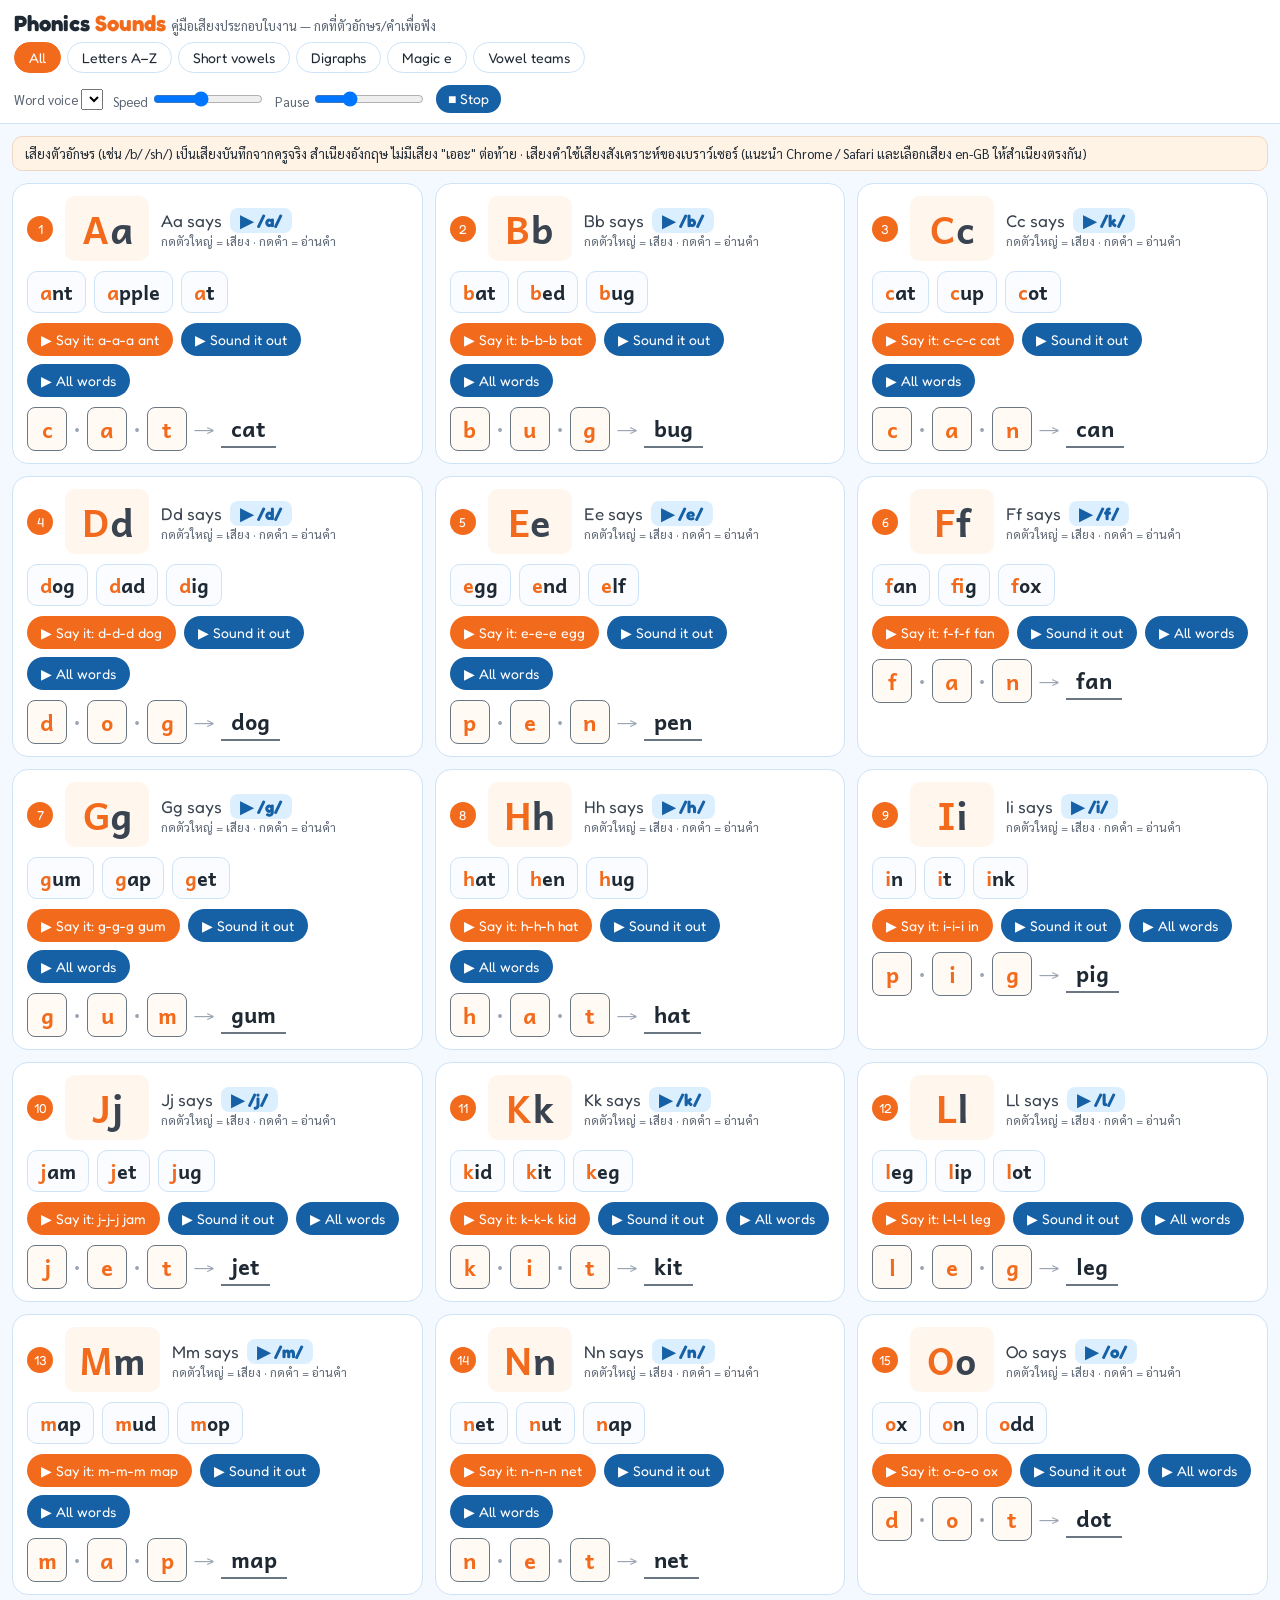
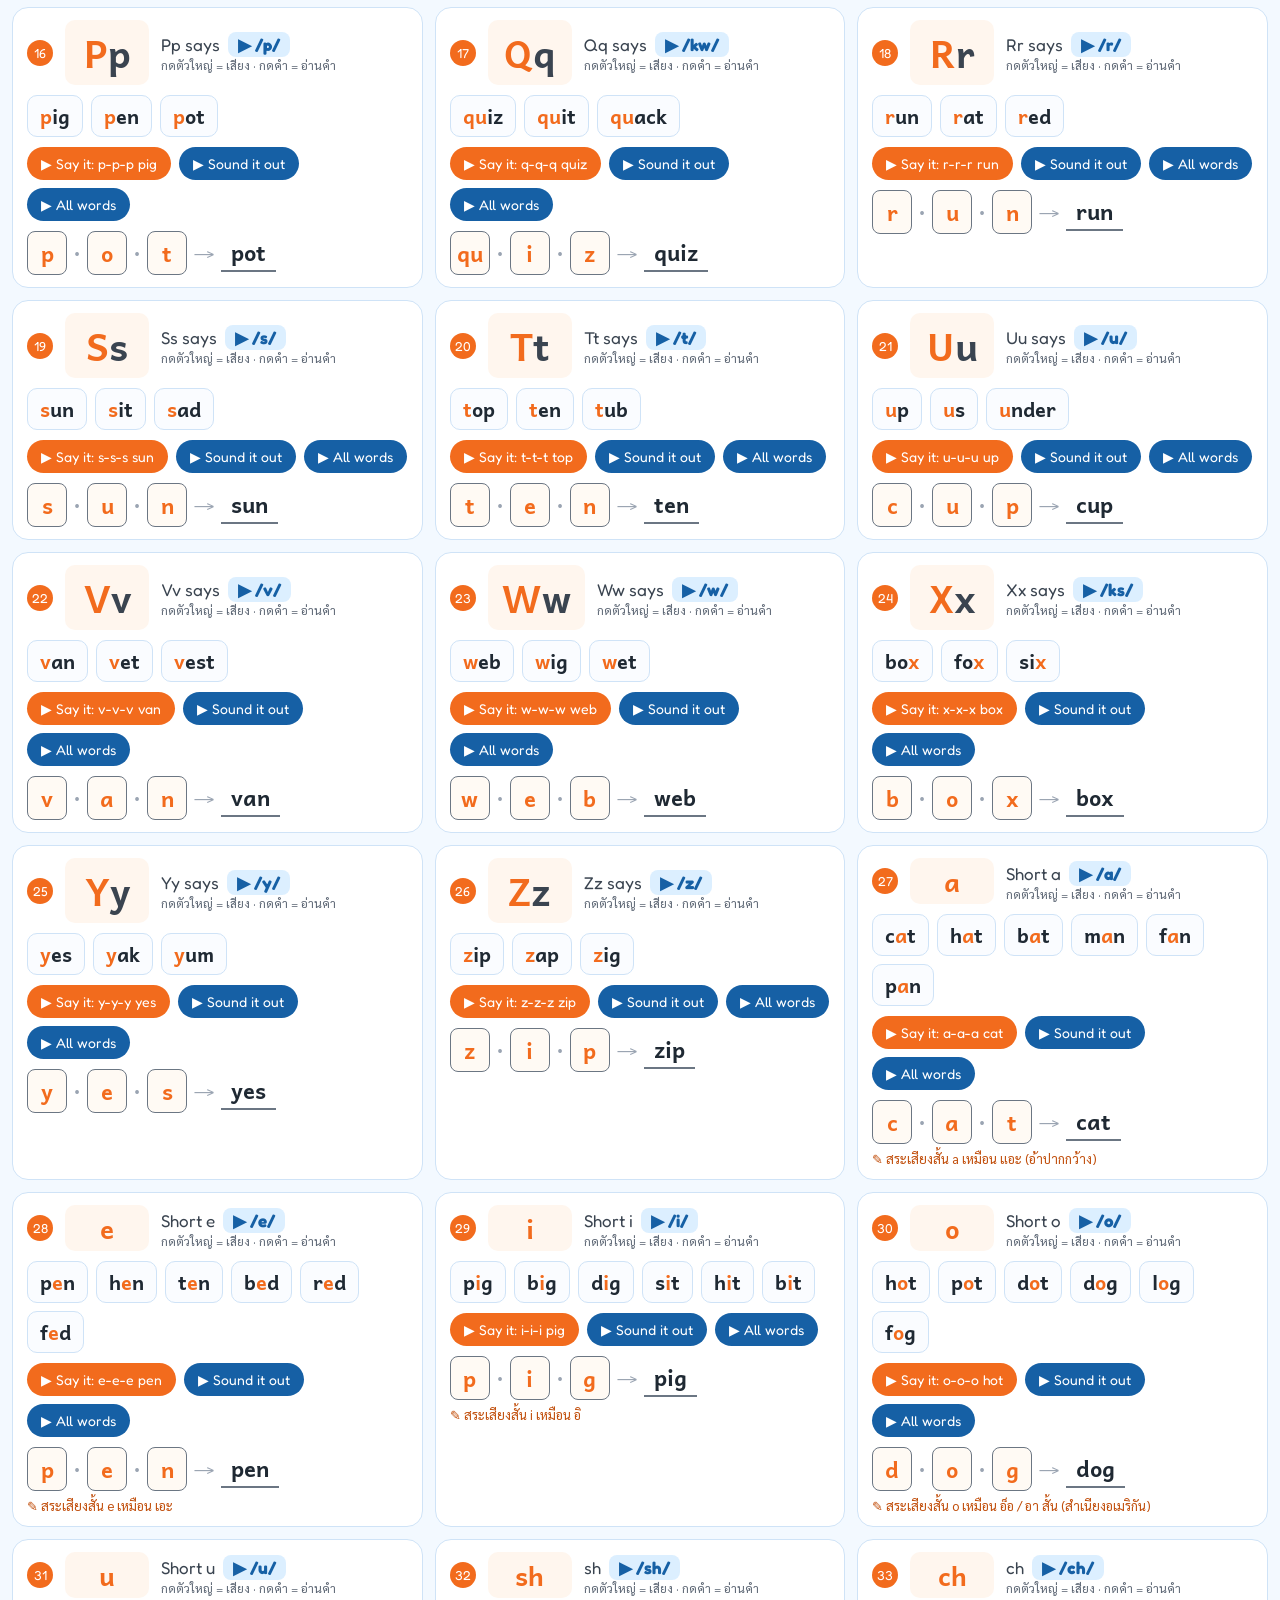
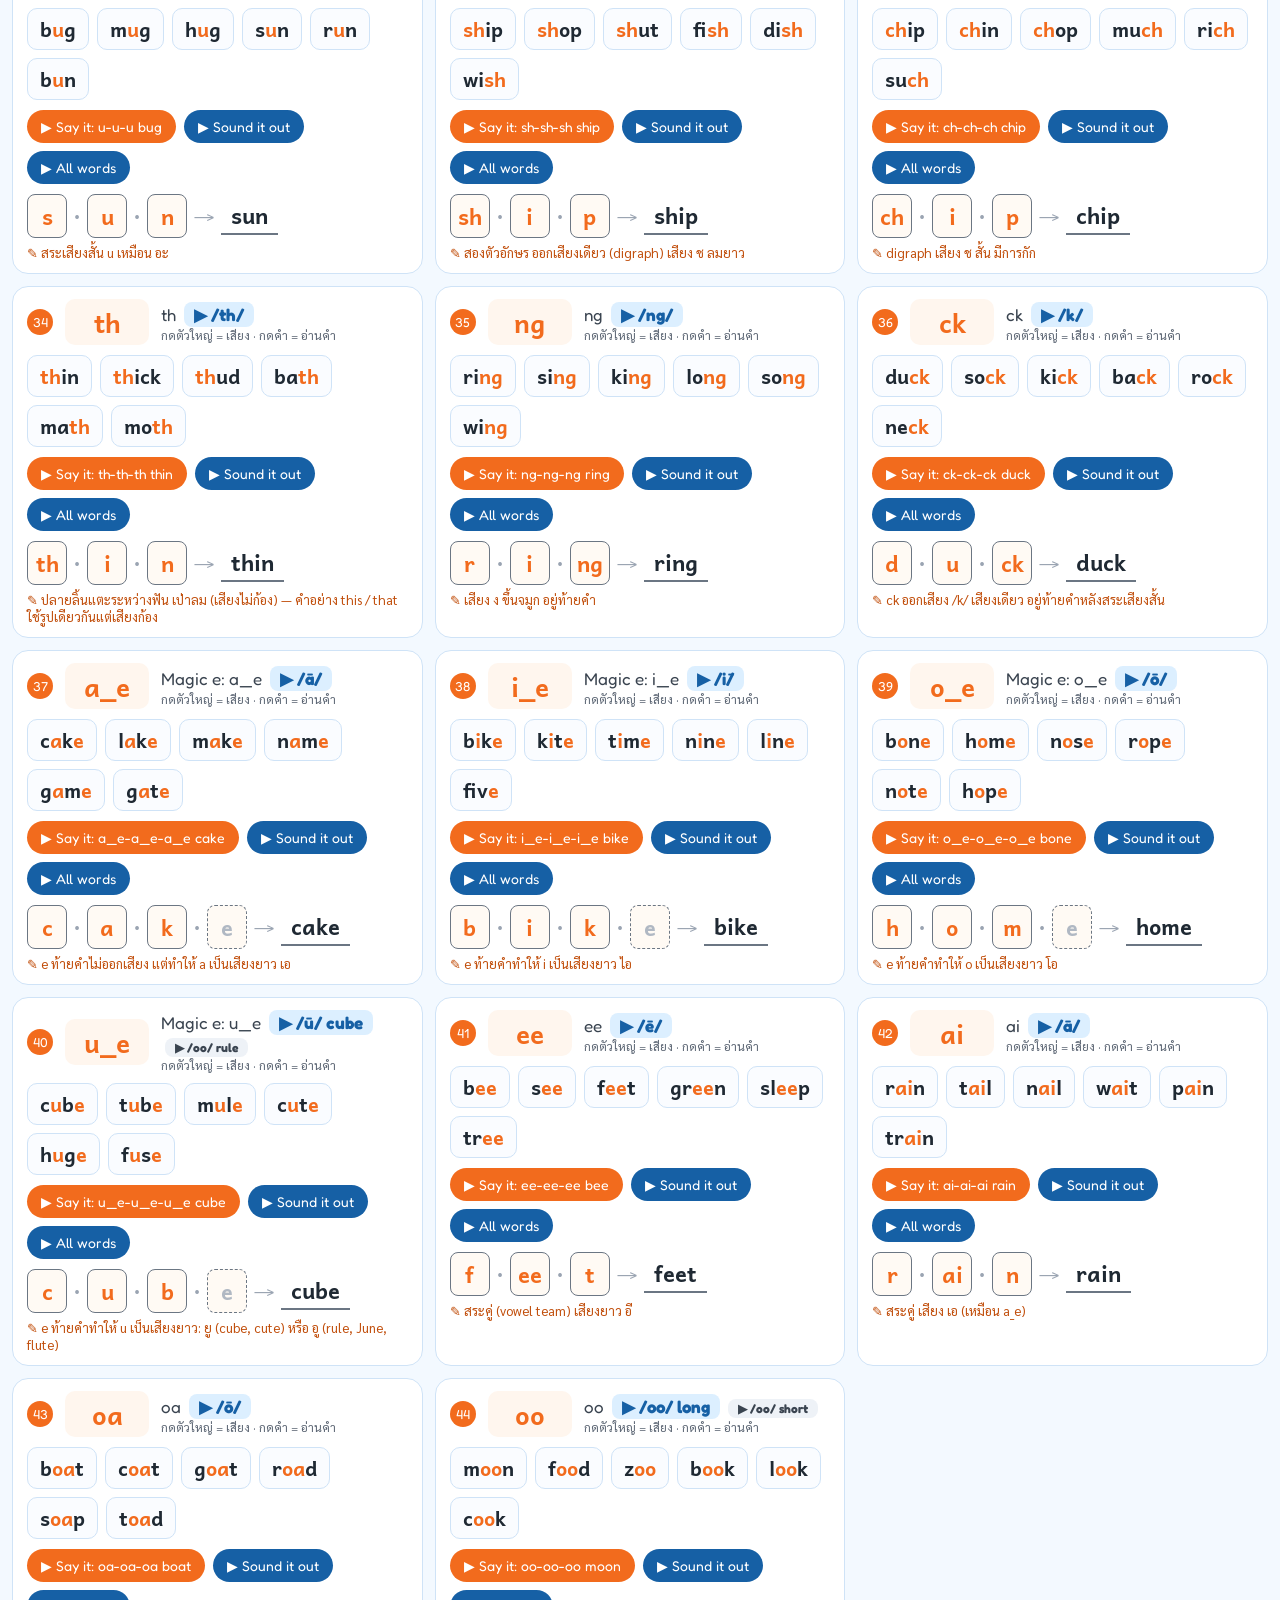
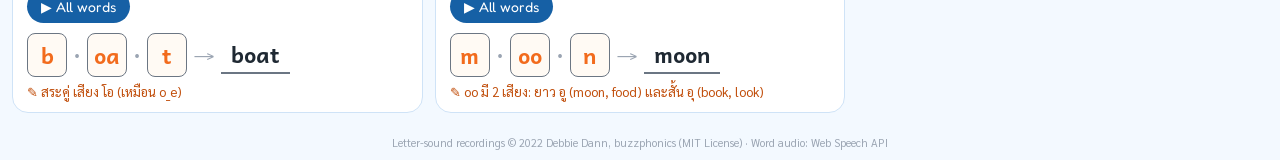
<file: index.html>
<!doctype html><html lang="en"><head><meta charset="utf-8">
<meta name="viewport" content="width=device-width,initial-scale=1">
<title>Phonics Sounds</title>
<meta name="apple-mobile-web-app-capable" content="yes"><meta name="apple-mobile-web-app-title" content="Phonics"><meta name="theme-color" content="#f26b1d">
<link href="https://fonts.googleapis.com/css2?family=Andika:wght@400;700&family=Fredoka:wght@500;700&family=Sarabun:wght@400;700&display=swap" rel="stylesheet"><link rel="stylesheet" href="style.css"></head><body><header>
 <h1>Phonics <span>Sounds</span> <small style="font-family:Sarabun;font-weight:400;font-size:13px;color:var(--mute)">คู่มือเสียงประกอบใบงาน — กดที่ตัวอักษร/คำเพื่อฟัง</small></h1>
 <div class="tabs" id="tabs">
  <div class="tab on" data-g="all">All</div><div class="tab" data-g="letters">Letters A–Z</div><div class="tab" data-g="short">Short vowels</div>
  <div class="tab" data-g="digraph">Digraphs</div><div class="tab" data-g="magic">Magic e</div><div class="tab" data-g="teams">Vowel teams</div>
 </div>
 <div class="ctrl">
  <label>Word voice <select id="voice"></select></label>
  <label>Speed <input type="range" id="rate" min="0.5" max="1.2" step="0.05" value="0.8"></label>
  <label>Pause <input type="range" id="gap" min="200" max="1200" step="100" value="500"></label>
  <button class="b" id="stop" style="padding:5px 12px">■ Stop</button>
 </div>
</header>
<div class="warn" id="warn">เสียงตัวอักษร (เช่น /b/ /sh/) เป็นเสียงบันทึกจากครูจริง สำเนียงอังกฤษ ไม่มีเสียง "เออะ" ต่อท้าย · เสียงคำใช้เสียงสังเคราะห์ของเบราว์เซอร์ (แนะนำ Chrome / Safari และเลือกเสียง en-GB ให้สำเนียงตรงกัน)</div>
<main id="main"></main>
<div class="credit">Letter-sound recordings © 2022 Debbie Dann, buzzphonics (MIT License) · Word audio: Web Speech API</div><script src="data.js"></script><script src="app.js"></script></body></html>
</file>
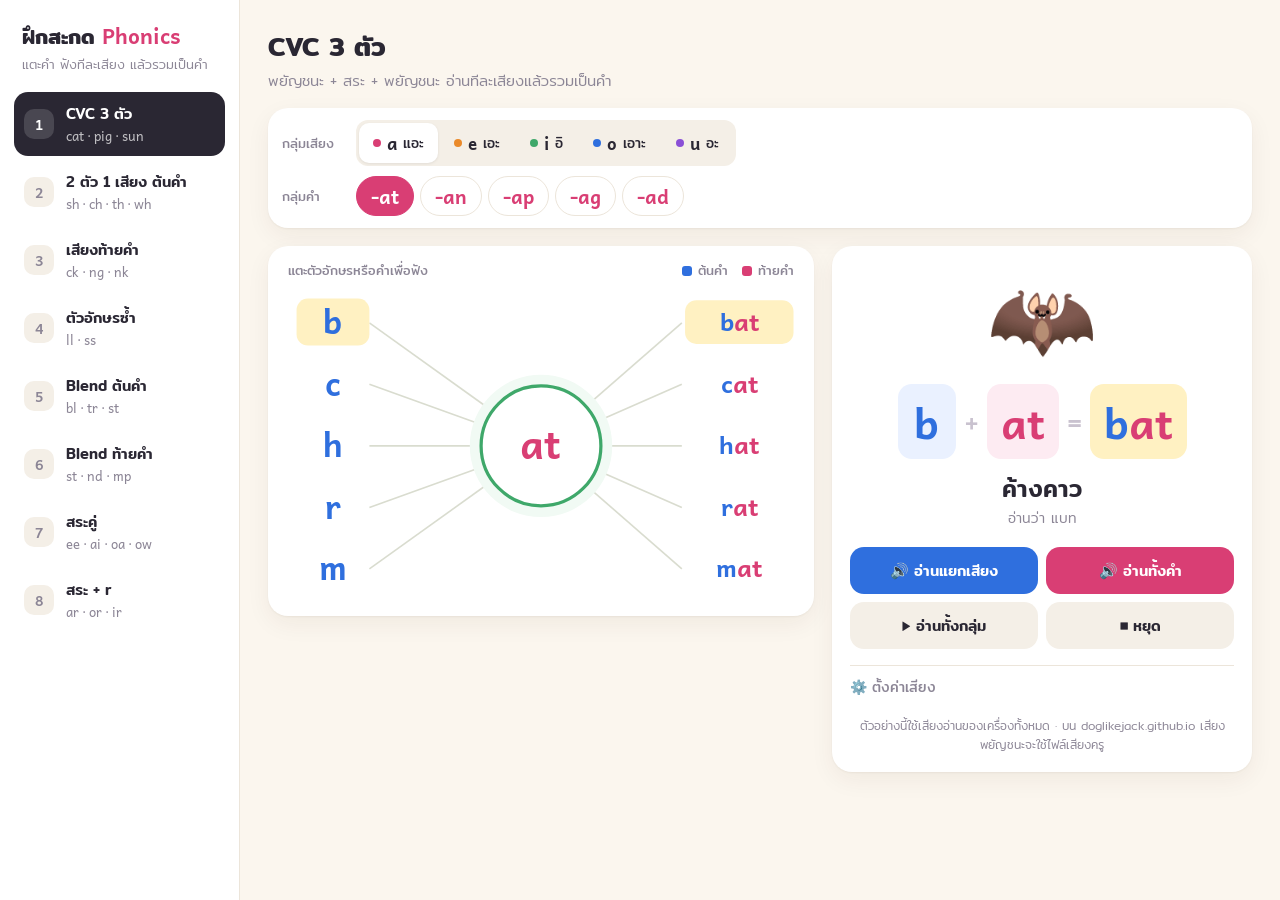
<file: cvc/index.html>
<!DOCTYPE html>
<html lang="th">
<head>
<meta charset="UTF-8">
<meta name="viewport" content="width=device-width, initial-scale=1">
<title>CVC Word Families — ฝึกสะกดออกเสียง</title>
<link rel="preconnect" href="https://fonts.googleapis.com">
<link href="https://fonts.googleapis.com/css2?family=Andika:wght@400;700&family=Mitr:wght@300;400;500;600&display=swap" rel="stylesheet">
<style>
  :root{
    --bg:#fbf6ee; --paper:#ffffff; --ink:#2a2733; --muted:#8c8696; --soft:#f4efe7; --border:#ece5da;
    --onset:#2f6fde; --onset-bg:#eaf1ff; --rime:#d93e74; --rime-bg:#fdebf2;
    --line:#d9dccf; --ring:#3fa86a; --hl:#fff1c2;
    --a:#d93e74; --e:#ea8a2a; --i:#3fa86a; --o:#2f6fde; --u:#8a4fd6;
    --shadow:0 1px 2px rgba(60,40,20,.05), 0 8px 24px rgba(60,40,20,.06);
    --r:20px;
  }
  *{box-sizing:border-box}
  html,body{margin:0}
  body{background:var(--bg);color:var(--ink);font-family:'Mitr',sans-serif;font-weight:400}
  .latin{font-family:'Andika',sans-serif}
  button{font-family:inherit}

  .app{display:grid;grid-template-columns:240px 1fr;min-height:100vh}

  /* ---------- sidebar ---------- */
  aside{background:var(--paper);border-right:1px solid var(--border);padding:22px 14px;position:sticky;top:0;height:100vh;overflow:auto}
  .brand{padding:0 8px 18px}
  .brand h1{margin:0;font-size:21px;font-weight:600;line-height:1.25}
  .brand h1 span{color:var(--rime)}
  .brand p{margin:4px 0 0;font-size:13px;color:var(--muted);font-weight:300}
  .nav{display:flex;flex-direction:column;gap:4px}
  .nav button{display:flex;align-items:center;gap:12px;width:100%;border:none;background:transparent;text-align:left;
    padding:10px 10px;border-radius:14px;cursor:pointer;color:var(--ink);transition:background .15s}
  .nav button:hover{background:var(--soft)}
  .nav .num{flex:none;width:30px;height:30px;border-radius:10px;display:grid;place-items:center;background:var(--soft);
    font:600 14px 'Andika';color:var(--muted)}
  .nav .txt{display:flex;flex-direction:column;min-width:0}
  .nav .t{font-size:15px;font-weight:500}
  .nav .ex{font:400 13px 'Andika';color:var(--muted);white-space:nowrap;overflow:hidden;text-overflow:ellipsis}
  .nav button.on{background:var(--ink);color:#fff}
  .nav button.on .num{background:rgba(255,255,255,.15);color:#fff}
  .nav button.on .ex{color:rgba(255,255,255,.7)}

  /* ---------- content ---------- */
  .content{padding:26px 28px 40px;max-width:1120px;width:100%}
  .head{display:flex;align-items:flex-end;justify-content:space-between;gap:16px;flex-wrap:wrap;margin-bottom:16px}
  .head h2{margin:0;font-size:26px;font-weight:600}
  .head p{margin:2px 0 0;color:var(--muted);font-size:15px;font-weight:300}

  .toolbar{background:var(--paper);border-radius:var(--r);box-shadow:var(--shadow);padding:12px 14px;display:flex;flex-direction:column;gap:10px;margin-bottom:18px}
  .row{display:flex;align-items:center;gap:10px;flex-wrap:wrap}
  .row .lbl{font-size:13px;color:var(--muted);min-width:64px}
  .seg{display:inline-flex;background:var(--soft);border-radius:12px;padding:3px;gap:2px;flex-wrap:wrap}
  .seg button{border:none;background:transparent;border-radius:10px;padding:6px 14px;cursor:pointer;font-size:14px;color:var(--ink);display:flex;align-items:center;gap:6px}
  .seg button b{font:700 17px 'Andika'}
  .seg button.on{background:var(--paper);box-shadow:0 1px 3px rgba(0,0,0,.08)}
  .seg button .dot{width:8px;height:8px;border-radius:50%;background:var(--c)}
  .pills{display:flex;gap:6px;flex-wrap:wrap}
  .pill{border:1.5px solid var(--border);background:var(--paper);border-radius:999px;padding:4px 14px;cursor:pointer;
    font:700 19px 'Andika';color:var(--rime);transition:all .15s}
  .pill.o{color:var(--onset)}
  .pill:hover{border-color:currentColor}
  .pill.on{background:var(--rime);border-color:var(--rime);color:#fff}
  .pill.o.on{background:var(--onset);border-color:var(--onset)}
  .pill small{font:400 12px 'Mitr';opacity:.8}

  .stage{display:grid;grid-template-columns:minmax(0,1.3fr) minmax(0,1fr);gap:18px;align-items:start}
  .card{background:var(--paper);border-radius:var(--r);box-shadow:var(--shadow)}

  /* wheel */
  .wheel-card{padding:14px 14px 8px}
  .wheel-head{display:flex;justify-content:space-between;align-items:center;padding:0 6px 4px;font-size:13px;color:var(--muted)}
  .legend{display:flex;gap:14px}
  .legend span::before{content:"";display:inline-block;width:10px;height:10px;border-radius:3px;margin-right:6px;vertical-align:-1px;background:var(--c)}
  svg{width:100%;height:auto;display:block}
  .left-part{font-weight:700;font-family:'Andika'}
  .left-part.o{fill:var(--onset)} .left-part.r{fill:var(--rime)}
  .word-o{font-weight:700;font-family:'Andika';fill:var(--onset)}
  .word-r{font-weight:700;font-family:'Andika';fill:var(--rime)}
  .hit{fill:transparent;cursor:pointer}
  .ln{stroke:var(--line);stroke-width:2;fill:none;transition:stroke .2s,stroke-width .2s}
  .ln.on{stroke:var(--onset);stroke-width:4;stroke-dasharray:6 6;animation:dash .6s linear infinite}
  .ln.on.r{stroke:var(--rime)}
  @keyframes dash{to{stroke-dashoffset:-12}}
  .ring{fill:#fff;stroke:var(--ring);stroke-width:4}
  .ring-bg{fill:#f1faf4}
  .ring.pulse{animation:pulse .5s ease}
  @keyframes pulse{50%{stroke-width:9}}
  .center-text{font-weight:700;font-family:'Andika'}
  .center-text.r{fill:var(--rime)} .center-text.o{fill:var(--onset)}
  .sel-bg{fill:var(--hl);opacity:0;transition:opacity .2s}
  .sel .sel-bg{opacity:1}

  /* word panel */
  .word-card{padding:22px 18px 18px;text-align:center;position:sticky;top:20px}
  .emoji{font-size:88px;line-height:1;height:100px;display:grid;place-items:center}
  .eq{display:flex;align-items:center;justify-content:center;gap:8px;margin:16px 0 4px;flex-wrap:wrap}
  .tile{min-width:58px;padding:4px 14px;border-radius:14px;font:700 42px 'Andika';transition:transform .2s, box-shadow .2s}
  .tile.o{color:var(--onset);background:var(--onset-bg)} .tile.r{color:var(--rime);background:var(--rime-bg)}
  .tile.w{background:var(--hl)}
  .tile.lit{transform:scale(1.12);box-shadow:0 0 0 3px currentColor inset}
  .op{font:700 26px 'Andika';color:#c9c2cf}
  .thai{font-size:24px;font-weight:500;margin-top:10px}
  .reading{color:var(--muted);font-size:14px;min-height:20px;font-weight:300}
  .btns{display:grid;grid-template-columns:1fr 1fr;gap:8px;margin-top:18px}
  .btn{border:none;border-radius:14px;padding:12px 10px;font-size:15px;font-weight:500;cursor:pointer;color:#fff;background:var(--onset)}
  .btn.alt{background:var(--rime)}
  .btn.ghost{background:var(--soft);color:var(--ink)}
  .btn:active{transform:translateY(1px)}
  details.settings{margin-top:16px;text-align:left;border-top:1px solid var(--border);padding-top:10px}
  details.settings summary{cursor:pointer;font-size:14px;color:var(--muted);list-style:none}
  details.settings summary::before{content:"⚙️ "}
  .set{display:grid;gap:10px;font-size:14px;margin-top:10px}
  .set label{display:flex;align-items:center;gap:10px;justify-content:space-between}
  select,input[type=range]{font:inherit;max-width:60%}
  .warn{background:#fff1e6;border-radius:12px;padding:10px;font-size:14px;color:#9a4b12;display:none;margin-top:10px}
  .foot{color:var(--muted);font-size:12px;margin-top:18px;font-weight:300}

  /* ---------- responsive ---------- */
  @media (max-width:980px){ .stage{grid-template-columns:1fr} .word-card{position:static} }
  @media (max-width:820px){
    .app{grid-template-columns:1fr}
    aside{position:sticky;top:0;z-index:5;height:auto;padding:10px 10px 8px;border-right:none;border-bottom:1px solid var(--border)}
    .brand{padding:0 4px 8px}.brand p{display:none}.brand h1{font-size:18px}
    .nav{flex-direction:row;overflow-x:auto;gap:6px;scrollbar-width:none}
    .nav::-webkit-scrollbar{display:none}
    .nav button{width:auto;flex:none;padding:7px 10px;gap:8px}
    .nav .num{width:24px;height:24px;font-size:12px}
    .nav .ex{display:none}
    .content{padding:16px 12px 30px}
    .head h2{font-size:21px}
    .row .lbl{display:none}
  }
</style>
</head>
<body>
<div class="app">
  <aside>
    <div class="brand">
      <h1>ฝึกสะกด <span class="latin">Phonics</span></h1>
      <p>แตะคำ ฟังทีละเสียง แล้วรวมเป็นคำ</p>
    </div>
    <nav class="nav" id="nav"></nav>
  </aside>

  <div class="content">
    <div class="head">
      <div>
        <h2 id="catTitle"></h2>
        <p id="catNote"></p>
      </div>
    </div>

    <div class="toolbar">
      <div class="row" id="subRow"><span class="lbl">กลุ่มเสียง</span><div class="seg" id="subs"></div></div>
      <div class="row"><span class="lbl">กลุ่มคำ</span><div class="pills" id="families"></div></div>
    </div>

    <div class="stage">
      <section class="card wheel-card">
        <div class="wheel-head">
          <span>แตะตัวอักษรหรือคำเพื่อฟัง</span>
          <span class="legend"><span style="--c:var(--onset)">ต้นคำ</span><span style="--c:var(--rime)">ท้ายคำ</span></span>
        </div>
        <svg id="wheel" aria-label="word family wheel"></svg>
      </section>

      <section class="card word-card">
        <div class="emoji" id="emoji"></div>
        <div class="eq">
          <span class="tile o latin" id="tO"></span><span class="op">+</span>
          <span class="tile r latin" id="tR"></span><span class="op">=</span>
          <span class="tile w latin" id="tW"></span>
        </div>
        <div class="thai" id="thai"></div>
        <div class="reading" id="say"></div>

        <div class="btns">
          <button class="btn" id="bSeg">🔊 อ่านแยกเสียง</button>
          <button class="btn alt" id="bWord">🔊 อ่านทั้งคำ</button>
          <button class="btn ghost" id="bAll">▶ อ่านทั้งกลุ่ม</button>
          <button class="btn ghost" id="bStop">■ หยุด</button>
        </div>

        <details class="settings">
          <summary>ตั้งค่าเสียง</summary>
          <div class="set">
            <label>ความเร็ว <input type="range" id="rate" min="0.4" max="1.1" step="0.05" value="0.7"></label>
            <label>เสียงภาษาอังกฤษ <select id="voice"></select></label>
            <label>อ่านคำแปลไทยด้วย <input type="checkbox" id="thaiOn" checked></label>
          </div>
        </details>
        <div class="warn" id="warn">อุปกรณ์นี้ไม่รองรับการอ่านออกเสียง ลองเปิดใน Chrome หรือ Safari</div>
        <div class="foot" id="foot">เสียงพยัญชนะมาจากไฟล์เสียงครู · เสียงท้ายคำและเสียงคำใช้เสียงอ่านของเครื่อง</div>
      </section>
    </div>
  </div>
</div>

<script>
// ================= SOUNDS =================
// single sound units: [recorded clip in ../sounds/, TTS fallback]
const UNIT = {
  b:["b","buh"],c:["c","kuh"],d:["d","duh"],f:["f","fuh"],g:["g","guh"],h:["h","huh"],j:["j","juh"],k:["k","kuh"],
  l:["l","luh"],m:["m","muh"],n:["n","nuh"],p:["p","puh"],r:["r","ruh"],s:["s","suh"],t:["t","tuh"],v:["v","vuh"],
  w:["w","wuh"],y:["y","yuh"],z:["z","zuh"],
  sh:["sh","shh"],ch:["ch","chuh"],th:["th","thuh"],wh:["w","wuh"],ph:["f","fuh"],qu:["qu","kwuh"]
};
const DIGRAPHS=["sh","ch","th","wh","ph","qu"];
function onsetUnits(s){ const out=[]; let i=0;
  while(i<s.length){ const two=s.slice(i,i+2); if(DIGRAPHS.includes(two)){out.push(two);i+=2;} else {out.push(s[i]);i++;} }
  return out; }
// how the TTS should say an ending / rime chunk (default: the chunk itself)
const SAY = {ap:"app",ad:"add",ut:"utt",oe:"oo",eese:"eez",ale:"ail",ite:"ight",one:"ohn",oto:"oh toe",ue:"oo",ow:"oh",
  y:"eye",ute:"oot",ove:"uv",obe:"ohb",ane:"ain",ead:"ed",own:"oun",ize:"eyes",i:"ee",ider:"eye der",ar:"are",ile:"isle",
  ee:"e",ea:"e",eet:"eat",ell:"el",ail:"ale",ay:"a",ouse:"owss",oud:"owd",ird:"erd",irt:"ert",urn:"earn",urse:"erse",uit:"oot",ree:"ree"};
const say=chunk=>SAY[chunk]||chunk;

// ================= DATA =================
// family: {c: centre chunk, type:"r" (centre = ending, left = beginnings) | "o" (centre = beginning, left = endings), w:[[left, emoji, thai, (thai reading)]]}
const R=(c,w,extra={})=>Object.assign({c,type:"r",w},extra);
const O=(c,w,extra={})=>Object.assign({c,type:"o",w},extra);

const CATS = [
 {t:"CVC 3 ตัว",ex:"cat · pig · sun", note:"พยัญชนะ + สระ + พยัญชนะ อ่านทีละเสียงแล้วรวมเป็นคำ", subs:[
  {name:"<b>a</b>แอะ",c:"var(--a)",fams:[
   R("at",[["b","🦇","ค้างคาว","แบท"],["c","🐱","แมว","แคท"],["h","🎩","หมวก","แฮท"],["r","🐀","หนู","แรท"],["m","🚪","พรมเช็ดเท้า","แมท"]]),
   R("an",[["c","🥫","กระป๋อง","แคน"],["f","🪭","พัด","แฟน"],["m","👨","ผู้ชาย","แมน"],["p","🍳","กระทะ","แพน"],["v","🚐","รถตู้","แวน"]]),
   R("ap",[["c","🧢","หมวกแก๊ป","แคพ"],["m","🗺️","แผนที่","แมพ"],["n","😴","งีบหลับ","แนพ"],["t","🚰","ก๊อกน้ำ","แทพ"],["l","🦵","ตัก","แลพ"],["g","↔️","ช่องว่าง","แกพ"]]),
   R("ag",[["b","👜","กระเป๋า","แบก"],["t","🏷️","ป้าย","แทก"],["r","🧹","ผ้าขี้ริ้ว","แรก"],["w","🐕","กระดิกหาง","แวก"]]),
   R("ad",[["d","👨‍👧","พ่อ","แดด"],["s","😢","เศร้า","แซด"],["m","😠","โกรธ","แมด"],["p","📝","แผ่นรอง","แพด"],["b","👎","ไม่ดี","แบด"]])]},
  {name:"<b>e</b>เอะ",c:"var(--e)",fams:[
   R("en",[["h","🐔","แม่ไก่","เฮน"],["p","🖊️","ปากกา","เพน"],["t","🔟","สิบ","เทน"],["m","👬","ผู้ชายหลายคน","เมน"],["d","🦊","โพรงสัตว์","เดน"]]),
   R("et",[["n","🥅","ตาข่าย","เนท"],["p","🐶","สัตว์เลี้ยง","เพท"],["w","💧","เปียก","เวท"],["j","✈️","เครื่องบินเจ็ท","เจท"],["v","🩺","สัตวแพทย์","เวท"]]),
   R("ed",[["b","🛏️","เตียง","เบด"],["r","🔴","สีแดง","เรด"]])]},
  {name:"<b>i</b>อิ",c:"var(--i)",fams:[
   R("ig",[["p","🐷","หมู","พิก"],["w","💇","วิกผม","วิก"],["d","⛏️","ขุด","ดิก"],["b","🐘","ใหญ่","บิก"],["f","🟣","ลูกมะเดื่อ","ฟิก"]]),
   R("in",[["p","📌","เข็มหมุด","พิน"],["b","🗑️","ถังขยะ","บิน"],["f","🦈","ครีบปลา","ฟิน"],["w","🏆","ชนะ","วิน"],["t","🥫","กระป๋อง","ทิน"]]),
   R("ip",[["l","👄","ริมฝีปาก","ลิพ"],["s","🥤","จิบ","ซิพ"],["z","🤐","ซิป","ซิพ"],["d","🥣","จุ่ม","ดิพ"],["h","🕺","สะโพก","ฮิพ"]]),
   R("it",[["s","🪑","นั่ง","ซิท"],["h","🏏","ตี","ฮิท"],["k","🧰","ชุดอุปกรณ์","คิท"],["f","👖","พอดี","ฟิท"]])]},
  {name:"<b>o</b>เอาะ",c:"var(--o)",fams:[
   R("og",[["d","🐶","สุนัข","ดอก"],["l","🪵","ท่อนไม้","ลอก"],["f","🌫️","หมอก","ฟอก"],["h","🐖","หมูตัวใหญ่","ฮอก"],["j","🏃","วิ่งเหยาะๆ","จอก"]]),
   R("op",[["h","🐇","กระโดด","ฮอพ"],["m","🧹","ไม้ถูพื้น","มอพ"],["t","🔝","ด้านบน","ทอพ"],["p","🎈","แตกดังป๊อป","พอพ"],["c","👮","ตำรวจ","คอพ"]]),
   R("ot",[["h","🔥","ร้อน","ฮอท"],["p","🍲","หม้อ","พอท"],["d","⚫","จุด","ดอท"],["c","🛏️","เตียงเด็ก","คอท"]])]},
  {name:"<b>u</b>อะ",c:"var(--u)",fams:[
   R("ug",[["b","🐛","แมลง","บัก"],["h","🤗","กอด","ฮัก"],["m","☕","แก้วมัค","มัก"],["r","🟫","พรม","รัก"],["j","🫗","เหยือก","จัก"]]),
   R("un",[["s","☀️","ดวงอาทิตย์","ซัน"],["b","🍞","ขนมปัง","บัน"],["r","🏃","วิ่ง","รัน"],["f","🎉","สนุก","ฟัน"]]),
   R("ut",[["n","🥜","ถั่ว","นัท"],["h","🛖","กระท่อม","ฮัท"],["c","✂️","ตัด","คัท"]])]}
 ]},

 {t:"2 ตัว 1 เสียง ต้นคำ",ex:"sh · ch · th · wh", note:"อักษร 2 ตัวต้นคำ ออกเสียงเดียว (digraph)", subs:[{fams:[
   O("sh",[["ip","🚢","เรือ"],["op","🏪","ร้านค้า"],["ell","🐚","เปลือกหอย"],["eep","🐑","แกะ"],["ark","🦈","ฉลาม"],["irt","👕","เสื้อเชิ้ต"],["oe","👟","รองเท้า"]]),
   O("ch",[["ip","🥔","มันฝรั่งแผ่น"],["in","🧔","คาง"],["ick","🐥","ลูกไก่"],["eek","😊","แก้ม"],["air","🪑","เก้าอี้"],["eese","🧀","ชีส"]]),
   O("th",[["in","🥢","บาง"],["ick","📚","หนา"],["ree","3️⃣","สาม"],["ink","🤔","คิด"],["orn","🌹","หนาม"]]),
   O("wh",[["ale","🐋","ปลาวาฬ"],["eel","🛞","ล้อ"],["isk","🥣","ตะกร้อตีไข่"],["ite","⚪","สีขาว"]]),
   O("ph",[["one","📱","โทรศัพท์"],["oto","📷","รูปถ่าย"]]),
   O("qu",[["een","👸","ราชินี"],["ilt","🛏️","ผ้านวม"],["iz","❓","แบบทดสอบ"],["ack","🦆","เสียงเป็ดร้อง"]])]}]},

 {t:"เสียงท้ายคำ",ex:"ck · ng · nk", note:"เสียงท้ายคำ: ck = ค · ng = ง · nk = งค์", subs:[{fams:[
   R("ack",[["b","🔙","ข้างหลัง"],["p","🎒","จัดกระเป๋า"],["sn","🍪","ขนม"],["bl","🖤","สีดำ"],["tr","🛤️","รางรถไฟ"]]),
   R("ick",[["k","⚽","เตะ"],["s","🤒","ป่วย"],["l","👅","เลีย"],["ch","🐥","ลูกไก่"],["br","🧱","อิฐ"],["st","🪵","กิ่งไม้"]]),
   R("ock",[["s","🧦","ถุงเท้า"],["r","🪨","ก้อนหิน"],["l","🔒","แม่กุญแจ"],["cl","🕐","นาฬิกา"]]),
   R("uck",[["d","🦆","เป็ด"],["l","🍀","โชค"],["tr","🚚","รถบรรทุก"]]),
   R("eck",[["n","🦒","คอ"],["ch","✅","ตรวจ"]]),
   R("ing",[["k","🤴","พระราชา"],["r","💍","แหวน"],["w","🪽","ปีก"],["s","🎤","ร้องเพลง"],["sw","🛝","ชิงช้า"]]),
   R("ong",[["s","🎵","เพลง"],["l","📏","ยาว"],["g","🔔","ฆ้อง"]]),
   R("ank",[["b","🏦","ธนาคาร"],["t","🛢️","ถัง"],["th","🙏","ขอบคุณ"]]),
   R("ink",[["p","🩷","สีชมพู"],["s","🧼","อ่างล้างมือ"],["w","😉","ขยิบตา"],["dr","🥤","ดื่ม"],["th","🤔","คิด"]]),
   R("unk",[["tr","🐘","งวงช้าง"],["sk","🦨","ตัวสกังก์"]])]}]},

 {t:"ตัวอักษรซ้ำ",ex:"ll · ss", note:"ตัวอักษรซ้ำ 2 ตัว ออกเสียงเดียว", subs:[{fams:[
   R("ell",[["b","🔔","กระดิ่ง"],["sh","🐚","เปลือกหอย"],["w","🪣","บ่อน้ำ"],["sm","👃","ได้กลิ่น"],["y","📢","ตะโกน"]]),
   R("ill",[["h","⛰️","เนินเขา"],["p","💊","ยาเม็ด"],["sp","🫗","ทำหก"],["gr","🍖","เตาปิ้งย่าง"],["dr","🔧","สว่าน"]]),
   R("all",[["b","⚽","ลูกบอล"],["w","🧱","กำแพง"],["t","🦒","สูง"],["f","🍂","ตก / ร่วง"],["sm","🐜","เล็ก"]]),
   R("oll",[["d","🪆","ตุ๊กตา"],["r","🧻","ม้วน"]]),
   R("ess",[["dr","👗","ชุดกระโปรง"],["ch","♟️","หมากรุก"]])]}]},

 {t:"Blend ต้นคำ",ex:"bl · tr · st", note:"blend: 2 ตัวอักษร ออก 2 เสียงชิดกัน (เช่น b + l)", subs:[
  {name:"<b>l</b> blends",c:"var(--i)",fams:[
   O("bl",[["ack","🖤","สีดำ"],["ue","🔵","สีน้ำเงิน"],["ock","🧱","ตัวต่อ"],["ow","🌬️","เป่า"]]),
   O("cl",[["ap","👏","ปรบมือ"],["ock","🕐","นาฬิกา"],["oud","☁️","เมฆ"],["aw","🦀","ก้าม"],["ip","📎","คลิปหนีบ"]]),
   O("fl",[["ag","🚩","ธง"],["y","🕊️","บิน"],["ower","🌸","ดอกไม้"],["ute","🪈","ขลุ่ย"]]),
   O("gl",[["ove","🧤","ถุงมือ"],["ue","🧴","กาว"],["ad","😊","ดีใจ"],["obe","🌍","ลูกโลก"]]),
   O("pl",[["um","🟣","ลูกพลัม"],["ant","🌱","ต้นไม้"],["ate","🍽️","จาน"],["ane","✈️","เครื่องบิน"],["ay","🎮","เล่น"]]),
   O("sl",[["ed","🛷","เลื่อนหิมะ"],["ide","🛝","สไลเดอร์"],["eep","😴","นอนหลับ"],["ow","🐢","ช้า"]])]},
  {name:"<b>r</b> blends",c:"var(--a)",fams:[
   O("br",[["ead","🍞","ขนมปัง"],["ush","🖌️","แปรง"],["oom","🧹","ไม้กวาด"],["ick","🧱","อิฐ"]]),
   O("cr",[["ab","🦀","ปู"],["own","👑","มงกุฎ"],["ow","🐦‍⬛","อีกา"],["y","😭","ร้องไห้"]]),
   O("dr",[["um","🥁","กลอง"],["ess","👗","ชุดกระโปรง"],["ink","🥤","ดื่ม"],["op","💧","หยด"]]),
   O("fr",[["og","🐸","กบ"],["uit","🍎","ผลไม้"],["y","🍳","ทอด"],["idge","🧊","ตู้เย็น"]]),
   O("gr",[["ape","🍇","องุ่น"],["een","🟢","สีเขียว"],["ow","🌱","เติบโต"],["in","😁","ยิ้มกว้าง"]]),
   O("pr",[["ize","🏆","รางวัล"],["int","🖨️","พิมพ์"],["ince","🤴","เจ้าชาย"]]),
   O("tr",[["ain","🚆","รถไฟ"],["ee","🌳","ต้นไม้"],["uck","🚚","รถบรรทุก"],["ip","🧳","การเดินทาง"]])]},
  {name:"<b>s</b> blends",c:"var(--o)",fams:[
   O("sk",[["ate","⛸️","สเก็ต"],["i","🎿","สกี"],["unk","🦨","ตัวสกังก์"],["ip","🦘","กระโดดสลับเท้า"]]),
   O("sn",[["ail","🐌","หอยทาก"],["ake","🐍","งู"],["ow","❄️","หิมะ"],["ack","🍪","ขนม"]]),
   O("sp",[["oon","🥄","ช้อน"],["ider","🕷️","แมงมุม"],["in","🌀","หมุน"]]),
   O("st",[["ar","⭐","ดาว"],["op","🛑","หยุด"],["amp","✉️","แสตมป์"],["one","🪨","ก้อนหิน"]]),
   O("sw",[["im","🏊","ว่ายน้ำ"],["an","🦢","หงส์"],["ing","🛝","ชิงช้า"],["eet","🍬","หวาน"]]),
   O("sm",[["ile","😊","ยิ้ม"],["ell","👃","ได้กลิ่น"],["all","🐜","เล็ก"]])]},
  {name:"<b>tw</b>",c:"var(--u)",fams:[
   O("tw",[["in","👯","ฝาแฝด"],["ig","🌿","กิ่งไม้เล็ก"],["elve","🕛","สิบสอง"]])]}
 ]},

 {t:"Blend ท้ายคำ",ex:"st · nd · mp", note:"blend ท้ายคำ: 2 เสียงชิดกัน (เช่น s + t)", subs:[{fams:[
   R("est",[["n","🪺","รังนก"],["v","🦺","เสื้อกั๊ก"],["ch","📦","หีบ"],["t","📝","การสอบ"]]),
   R("and",[["h","✋","มือ"],["s","🏖️","ทราย"],["b","🎸","วงดนตรี"],["st","🧍","ยืน"]]),
   R("ent",[["t","⛺","เต็นท์"],["c","🪙","เหรียญเซ็นต์"]]),
   R("ump",[["j","🦘","กระโดด"],["b","🤕","ชน"],["p","⛽","ปั๊ม"],["st","🪵","ตอไม้"]]),
   R("amp",[["l","💡","โคมไฟ"],["c","🏕️","ค่าย"],["st","✉️","แสตมป์"],["r","♿","ทางลาด"]]),
   R("ift",[["g","🎁","ของขวัญ"],["l","🛗","ลิฟต์"]]),
   R("ilk",[["m","🥛","นม"],["s","🧣","ผ้าไหม"]]),
   R("elt",[["b","👖","เข็มขัด"],["m","🫠","ละลาย"]])]}]},

 {t:"สระคู่",ex:"ee · ai · oa · ow", note:"สระ 2 ตัวรวมกัน ออกเสียงเดียว", subs:[
  {name:"<b>ee ea</b>อี",c:"var(--i)",fams:[
   R("ee",[["b","🐝","ผึ้ง"],["s","👀","มองเห็น"],["tr","🌳","ต้นไม้"],["thr","3️⃣","สาม"]]),
   R("eep",[["sh","🐑","แกะ"],["sl","😴","นอนหลับ"],["j","🚙","รถจี๊ป"]]),
   R("eet",[["f","🦶","เท้า (หลายข้าง)"],["sw","🍬","หวาน"],["sh","📄","แผ่นกระดาษ"],["str","🛣️","ถนน"]]),
   R("ea",[["s","🌊","ทะเล"],["t","🍵","ชา"],["p","🫛","ถั่วลันเตา"]]),
   R("eat",[["m","🥩","เนื้อสัตว์"],["s","💺","ที่นั่ง"],["wh","🌾","ข้าวสาลี"],["h","🔥","ความร้อน"]])]},
  {name:"<b>ai ay</b>เอ",c:"var(--a)",fams:[
   R("ain",[["r","🌧️","ฝน"],["tr","🚆","รถไฟ"],["ch","⛓️","โซ่"]]),
   R("ail",[["t","🐒","หาง"],["n","💅","เล็บ"],["sn","🐌","หอยทาก"],["m","📬","จดหมาย"],["s","⛵","ใบเรือ"]]),
   R("ay",[["d","🌤️","วัน (กลางวัน)"],["h","🌾","ฟาง"],["pl","🎮","เล่น"],["tr","🍽️","ถาด"],["gr","🩶","สีเทา"]])]},
  {name:"<b>oa ow</b>โอ",c:"var(--o)",fams:[
   R("oat",[["b","⛵","เรือ"],["c","🧥","เสื้อโค้ท"],["g","🐐","แพะ"],["fl","🛟","ลอย"]]),
   R("ow",[["sn","❄️","หิมะ"],["b","🎀","โบว์"],["cr","🐦‍⬛","อีกา"],["gr","🌱","เติบโต"],["bl","🌬️","เป่า"]],{label:"โอ",say:"oh"})]},
  {name:"<b>oo</b>อู / อุ",c:"var(--e)",fams:[
   R("oon",[["m","🌙","ดวงจันทร์"],["sp","🥄","ช้อน"],["n","🕛","เที่ยงวัน"]]),
   R("ook",[["b","📖","หนังสือ"],["c","👩‍🍳","ทำอาหาร"],["l","👀","ดู"],["h","🪝","ตะขอ"]])]},
  {name:"<b>oy oi</b>ออย",c:"var(--u)",fams:[
   R("oy",[["b","👦","เด็กผู้ชาย"],["t","🧸","ของเล่น"],["j","😄","ความสุข"]]),
   R("oil",[["b","♨️","ต้ม"],["s","🪴","ดิน"],["c","🌀","ขด"]])]},
  {name:"<b>ow ou</b>อาว",c:"var(--rime)",fams:[
   R("own",[["d","⬇️","ลง"],["cl","🤡","ตัวตลก"],["cr","👑","มงกุฎ"],["br","🟤","สีน้ำตาล"]]),
   R("ouse",[["h","🏠","บ้าน"],["m","🐭","หนู"]]),
   R("oud",[["cl","☁️","เมฆ"],["l","📢","เสียงดัง"],["pr","😌","ภูมิใจ"]])]},
  {name:"<b>aw</b>ออ",c:"var(--onset)",fams:[
   R("aw",[["s","🪚","เลื่อย"],["p","🐾","อุ้งเท้าสัตว์"],["cl","🦀","ก้าม"],["str","🥤","หลอดดูด"],["dr","✏️","วาดรูป"]])]}
 ]},

 {t:"สระ + r",ex:"ar · or · ir", note:"สระตามด้วย r เปลี่ยนเสียงสระ · er ir ur ออกเสียงเดียวกัน (เออร์)", subs:[{fams:[
   R("ar",[["c","🚗","รถยนต์"],["j","🫙","โหล"],["st","⭐","ดาว"],["b","🍫","แท่ง"]]),
   R("ark",[["sh","🦈","ฉลาม"],["p","🏞️","สวนสาธารณะ"],["d","🌑","มืด"],["b","🐕","เห่า"]]),
   R("orn",[["c","🌽","ข้าวโพด"],["h","📯","แตร"],["th","🌹","หนาม"]]),
   R("ork",[["f","🍴","ส้อม"],["p","🥓","เนื้อหมู"],["st","🦩","นกกระสา"]]),
   R("ird",[["b","🐦","นก"],["th","🥉","ที่สาม"]]),
   R("irt",[["sh","👕","เสื้อเชิ้ต"],["sk","👗","กระโปรง"],["d","🟫","ดิน / สิ่งสกปรก"]]),
   R("urn",[["t","↪️","เลี้ยว"],["b","🔥","ไหม้"]]),
   R("urse",[["n","👩‍⚕️","พยาบาล"],["p","👛","กระเป๋าสตางค์"]])]}]}
];


// ================= STATE =================
let cIdx=0, sIdx=0, fIdx=0, wIdx=0, runId=0;
const $=id=>document.getElementById(id);
const curFam=()=>CATS[cIdx].subs[sIdx].fams[fIdx];
function parts(f,w){ return f.type==="r" ? {on:w[0], rime:f.c, word:w[0]+f.c} : {on:f.c, rime:w[0], word:f.c+w[0]}; }

// ================= AUDIO =================
const synth = window.speechSynthesis;
const useClips = /github\.io$/.test(location.hostname);
let enVoice=null, thVoice=null, curAudio=null;
function loadVoices(){
  if(!synth) return;
  const vs = synth.getVoices();
  const en = vs.filter(v=>/^en/i.test(v.lang));
  thVoice = vs.find(v=>/^th/i.test(v.lang)) || null;
  const sel=$("voice"); const keep=sel.value; sel.innerHTML="";
  en.forEach(v=>{const o=document.createElement("option");o.value=v.name;o.textContent=v.name+" ("+v.lang+")";sel.appendChild(o);});
  const pref = en.find(v=>v.name===keep) || en.find(v=>/Samantha|Google US English|Aria|Jenny/i.test(v.name)) || en.find(v=>/en-US/i.test(v.lang)) || en[0];
  if(pref){sel.value=pref.name; enVoice=pref;}
}
if(synth){ loadVoices(); synth.onvoiceschanged=loadVoices; } else { $("warn").style.display="block"; }
$("voice").onchange=e=>{enVoice=synth.getVoices().find(v=>v.name===e.target.value)||enVoice;};
if(!useClips) $("foot").textContent="ตัวอย่างนี้ใช้เสียงอ่านของเครื่องทั้งหมด · บน doglikejack.github.io เสียงพยัญชนะจะใช้ไฟล์เสียงครู";

function speak(text, lang="en", rateMul=1){
  return new Promise(res=>{
    if(!synth){res();return;}
    const u=new SpeechSynthesisUtterance(text);
    if(lang==="th"){u.lang="th-TH"; if(thVoice)u.voice=thVoice; u.rate=0.95;}
    else {u.lang="en-US"; if(enVoice)u.voice=enVoice; u.rate=parseFloat($("rate").value)*rateMul; u.pitch=1.15;}
    u.onend=res; u.onerror=res; synth.speak(u);
  });
}
function playClip(name){
  return new Promise((res,rej)=>{
    const a=new Audio("../sounds/"+name+".mp3"); curAudio=a;
    a.onended=()=>res(); a.onerror=()=>rej(); a.play().catch(rej);
  });
}
async function playUnit(u){
  const s=UNIT[u]; if(!s) return speak(u);
  if(useClips){ try{ await playClip(s[0]); return; }catch(e){} }
  return speak(s[1]);
}
const wait=ms=>new Promise(r=>setTimeout(r,ms));
async function playOnset(on,id){
  const us=onsetUnits(on);
  for(let i=0;i<us.length;i++){ await playUnit(us[i]); if(id!==runId) return; if(i<us.length-1) await wait(150); }
}
function stopAll(){ runId++; if(synth) synth.cancel(); if(curAudio){curAudio.pause();curAudio=null;} clearLit(); }

// ================= RENDER =================
function renderNav(){
  const box=$("nav"); box.innerHTML="";
  CATS.forEach((c,i)=>{
    const b=document.createElement("button");
    if(i===cIdx) b.className="on";
    b.innerHTML=`<span class="num">${i+1}</span><span class="txt"><span class="t">${c.t}</span><span class="ex">${c.ex}</span></span>`;
    b.onclick=()=>{stopAll();cIdx=i;sIdx=0;fIdx=0;wIdx=0;renderAll();b.scrollIntoView({inline:"center",block:"nearest",behavior:"smooth"});};
    box.appendChild(b);
  });
  $("catTitle").textContent=CATS[cIdx].t;
  $("catNote").textContent=CATS[cIdx].note||"";
}
function renderSubs(){
  const box=$("subs"); box.innerHTML="";
  const subs=CATS[cIdx].subs;
  $("subRow").classList.toggle("hidden",subs.length<2);
  $("subRow").style.display = subs.length<2 ? "none" : "";
  subs.forEach((s,i)=>{
    const b=document.createElement("button");
    if(i===sIdx) b.className="on";
    b.style.setProperty("--c",s.c||"var(--muted)");
    b.innerHTML=`<span class="dot"></span>${s.name}`;
    b.onclick=()=>{stopAll();sIdx=i;fIdx=0;wIdx=0;renderAll();};
    box.appendChild(b);
  });
}
function famLabel(f){ return f.type==="r" ? "-"+f.c : f.c+"-"; }
function renderFamilies(){
  const box=$("families"); box.innerHTML="";
  CATS[cIdx].subs[sIdx].fams.forEach((f,i)=>{
    const b=document.createElement("button");
    b.className="pill"+(f.type==="o"?" o":"")+(i===fIdx?" on":"");
    b.innerHTML=famLabel(f)+(f.label?` <small>${f.label}</small>`:"");
    b.onclick=()=>{stopAll();fIdx=i;wIdx=0;renderAll();};
    box.appendChild(b);
  });
}
const sizeBy=(len,table)=>table[Math.min(len,table.length)-1];

function renderWheel(){
  const f=curFam(), list=f.w, n=list.length, gap=76, top=48;
  const H=Math.max(top*2+(n-1)*gap, 340), W=640, cx=320, cy=H/2, Rr=74;
  const svg=$("wheel"); svg.setAttribute("viewBox",`0 0 ${W} ${H}`);
  const leftCls = f.type==="r" ? "o" : "r";
  const centerCls = f.type==="r" ? "r" : "o";
  const yOf=i=>top+i*gap+(H-(top*2+(n-1)*gap))/2;
  // CVC-style (type r): parts left, words right. Onset-centre (type o): words left, parts right,
  // so the centre (e.g. qu) is read first and its ending follows to the right.
  const flip = f.type==="o";
  const P = flip ? {cx:575, bx:528, bw:94,  edge:526} : {cx:63,  bx:18,  bw:90,  edge:108};
  const Wd= flip ? {cx:75,  bx:8,   bw:134, edge:144} : {cx:565, bx:498, bw:134, edge:494};
  let s="";
  list.forEach((w,i)=>{
    const y=yOf(i);
    const a1=Math.atan2(y-cy,P.edge-cx), a2=Math.atan2(y-cy,Wd.edge-cx);
    s+=`<path class="ln" id="lnL${i}" d="M ${P.edge} ${y} L ${(cx+Rr*Math.cos(a1)).toFixed(1)} ${(cy+Rr*Math.sin(a1)).toFixed(1)}"/>`;
    s+=`<path class="ln r" id="lnR${i}" d="M ${(cx+Rr*Math.cos(a2)).toFixed(1)} ${(cy+Rr*Math.sin(a2)).toFixed(1)} L ${Wd.edge} ${y}"/>`;
  });
  const cfs=sizeBy(f.c.length,[52,48,40,34]);
  s+=`<circle class="ring-bg" cx="${cx}" cy="${cy}" r="${Rr+14}"/>`;
  s+=`<circle class="ring" id="ring" cx="${cx}" cy="${cy}" r="${Rr}"/>`;
  s+=`<text class="center-text ${centerCls}" x="${cx}" y="${cy+cfs*0.35}" text-anchor="middle" font-size="${cfs}">${f.c}</text>`;
  s+=`<rect class="hit" x="${cx-Rr}" y="${cy-Rr}" width="${Rr*2}" height="${Rr*2}" data-center="1"/>`;
  list.forEach((w,i)=>{
    const y=yOf(i), p=parts(f,w);
    const lfs=sizeBy(w[0].length,[40,34,28,23,20]);
    const wfs=sizeBy(p.word.length,[30,30,30,30,27,23,20]);
    s+=`<g class="${i===wIdx?'sel':''}" data-i="${i}"><rect class="sel-bg" x="${P.bx}" y="${y-30}" width="${P.bw}" height="58" rx="14"/><text class="left-part ${leftCls}" x="${P.cx}" y="${y+lfs*0.35}" text-anchor="middle" font-size="${lfs}">${w[0]}</text><rect class="hit" x="${P.bx-6}" y="${y-34}" width="${P.bw+12}" height="66"/></g>`;
    s+=`<g class="${i===wIdx?'sel':''}" data-i="${i}"><rect class="sel-bg" x="${Wd.bx}" y="${y-28}" width="${Wd.bw}" height="54" rx="14"/><text x="${Wd.cx}" y="${y+wfs*0.35}" text-anchor="middle" font-size="${wfs}"><tspan class="word-o">${p.on}</tspan><tspan class="word-r">${p.rime}</tspan></text><rect class="hit" x="${Wd.bx-4}" y="${y-34}" width="${Wd.bw+8}" height="66"/></g>`;
  });
  svg.innerHTML=s;
  svg.querySelectorAll("g[data-i]").forEach(g=>g.onclick=()=>{wIdx=+g.dataset.i;renderSelection();playSegmented();});
  svg.querySelector("[data-center]").onclick=async()=>{
    stopAll(); const id=runId; pulse();
    if(f.type==="r"){ lit("tR"); await speak(f.say||say(f.c)); }
    else { lit("tO"); await playOnset(f.c,id); }
    if(id===runId) clearLit();
  };
}

function renderSelection(){
  const f=curFam(), w=f.w[wIdx], p=parts(f,w);
  $("emoji").textContent=w[1];
  $("tO").textContent=p.on; $("tR").textContent=p.rime;
  $("tW").innerHTML=`<span style="color:var(--onset)">${p.on}</span><span style="color:var(--rime)">${p.rime}</span>`;
  $("thai").textContent=w[2];
  $("say").textContent=w[3]?"อ่านว่า "+w[3]:"";
  document.querySelectorAll("#wheel g[data-i]").forEach(g=>g.classList.toggle("sel",+g.dataset.i===wIdx));
}
function renderAll(){renderNav();renderSubs();renderFamilies();renderWheel();renderSelection();}

// ================= HIGHLIGHT =================
function clearLit(){
  ["tO","tR","tW"].forEach(id=>$(id).classList.remove("lit"));
  document.querySelectorAll("#wheel .ln").forEach(l=>l.classList.remove("on"));
}
function lit(id){clearLit();$(id).classList.add("lit");}
function pulse(){const r=$("ring");if(!r)return;r.classList.remove("pulse");void r.getBBox();r.classList.add("pulse");}

// ================= PLAYBACK =================
async function playSegmented(fromAll=false){
  if(!fromAll) stopAll();
  const id=runId, f=curFam(), w=f.w[wIdx], p=parts(f,w);
  const rimeSay = f.type==="r" ? (f.say||say(f.c)) : say(w[0]);
  lit("tO"); $("lnL"+wIdx)?.classList.add("on");
  await playOnset(p.on,id); if(id!==runId) return; await wait(250);
  lit("tR"); $("lnL"+wIdx)?.classList.add("on"); pulse();
  await speak(rimeSay); if(id!==runId) return; await wait(300);
  lit("tW"); $("lnR"+wIdx)?.classList.add("on");
  await speak(p.word,"en",0.9); if(id!==runId) return;
  await wait(250); await speak(p.word); if(id!==runId) return;
  if($("thaiOn").checked){ await wait(200); await speak(w[2],"th"); if(id!==runId) return; }
  if(!fromAll) clearLit();
}
async function playWord(){
  stopAll(); const id=runId, f=curFam(), w=f.w[wIdx], p=parts(f,w);
  lit("tW"); $("lnR"+wIdx)?.classList.add("on");
  await speak(p.word); if(id!==runId) return;
  if($("thaiOn").checked){ await wait(200); await speak(w[2],"th"); }
  if(id===runId) clearLit();
}
async function playAll(){
  stopAll(); const id=runId, n=curFam().w.length;
  for(let i=0;i<n;i++){
    wIdx=i; renderSelection();
    await playSegmented(true); if(id!==runId) return;
    clearLit(); await wait(600);
  }
}

$("bSeg").onclick=()=>playSegmented();
$("bWord").onclick=playWord;
$("bAll").onclick=playAll;
$("bStop").onclick=stopAll;

renderAll();
</script>
</body>
</html>
</file>
<file: style.css>
:root{--v:#f26b1d;--blue:#1660a5;--bg:#f3f9ff;--ink:#1f2933;--mute:#5a6472;--line:#cfe3f7}
*{box-sizing:border-box}
body{margin:0;font-family:Andika,Sarabun,sans-serif;background:var(--bg);color:var(--ink)}
header{position:sticky;top:0;z-index:5;background:#fff;border-bottom:1px solid var(--line);padding:10px 14px}
h1{font-family:Fredoka;font-size:22px;margin:0 0 6px}h1 span{color:var(--v)}
.tabs{display:flex;gap:6px;overflow-x:auto;padding-bottom:4px}
.tab{border:1.5px solid var(--line);background:#fff;border-radius:999px;padding:6px 14px;font-family:Fredoka;font-size:14px;white-space:nowrap;cursor:pointer}
.tab.on{background:var(--v);border-color:var(--v);color:#fff}
.ctrl{display:flex;flex-wrap:wrap;gap:10px;align-items:center;font-family:Sarabun;font-size:13px;color:var(--mute);margin-top:8px}
.ctrl select,.ctrl input{font:inherit}
.ctrl input[type=range]{width:110px}
main{padding:12px;display:grid;gap:12px;grid-template-columns:repeat(auto-fill,minmax(320px,1fr))}
.card{background:#fff;border:1.5px solid var(--line);border-radius:16px;padding:12px 14px}
.head{display:flex;gap:12px;align-items:center}
.num{width:26px;height:26px;border-radius:50%;background:var(--v);color:#fff;font-family:Fredoka;font-size:13px;display:flex;align-items:center;justify-content:center;flex:none}
.big{font-size:38px;font-weight:700;color:var(--v);background:#fff6ee;border-radius:10px;padding:2px 14px;min-width:84px;text-align:center;cursor:pointer;user-select:none}
.big.pat{font-size:26px}
.big .lc{color:#3a4450}
.big:active,.speaking{outline:3px solid var(--blue)}
.t{font-family:Fredoka;font-size:17px;color:#3a4450}
.snd{display:inline-block;background:#dcefff;color:var(--blue);font-weight:700;padding:2px 10px;border-radius:8px;margin-left:4px;cursor:pointer}
.words{display:flex;flex-wrap:wrap;gap:8px;margin:10px 0}
.w{font-size:20px;font-weight:700;border:1.5px solid var(--line);border-radius:10px;padding:4px 12px;cursor:pointer;background:#fafcff}
.w span{color:var(--v)}
.w:active{background:#dcefff}
.btns{display:flex;flex-wrap:wrap;gap:8px}
button.b{font-family:Fredoka;font-size:14px;border:0;border-radius:999px;padding:8px 14px;cursor:pointer;background:var(--blue);color:#fff}
button.b.o{background:var(--v)}
.blend{display:flex;align-items:center;gap:6px;margin-top:10px;font-size:22px;font-weight:700}
.box{width:40px;height:44px;border:1.5px solid #6b7683;border-radius:8px;display:flex;align-items:center;justify-content:center;color:var(--v);background:#fffaf4;transition:.15s}
.box.silent{color:#b0b8c3;border-style:dashed}
.box.on{background:var(--v);color:#fff;transform:scale(1.12)}
.arrow{color:#9aa4b2}.bw{border-bottom:2px solid #6b7683;padding:0 10px}.bw.on{color:var(--blue)}
.note{font-family:Sarabun;font-size:13px;color:#c14e0b;margin-top:6px}
.warn{font-family:Sarabun;font-size:13px;background:#fff3e6;border:1px solid #f1d7c2;border-radius:10px;padding:8px 12px;margin:12px 12px 0}
.hide{display:none}
.snd{cursor:pointer;user-select:none}
.snd.alt{background:#eef2f7;color:#3a4450;font-size:12px}
.credit{font-family:Sarabun;font-size:11px;color:#9aa4b2;text-align:center;padding:10px}
</file>
